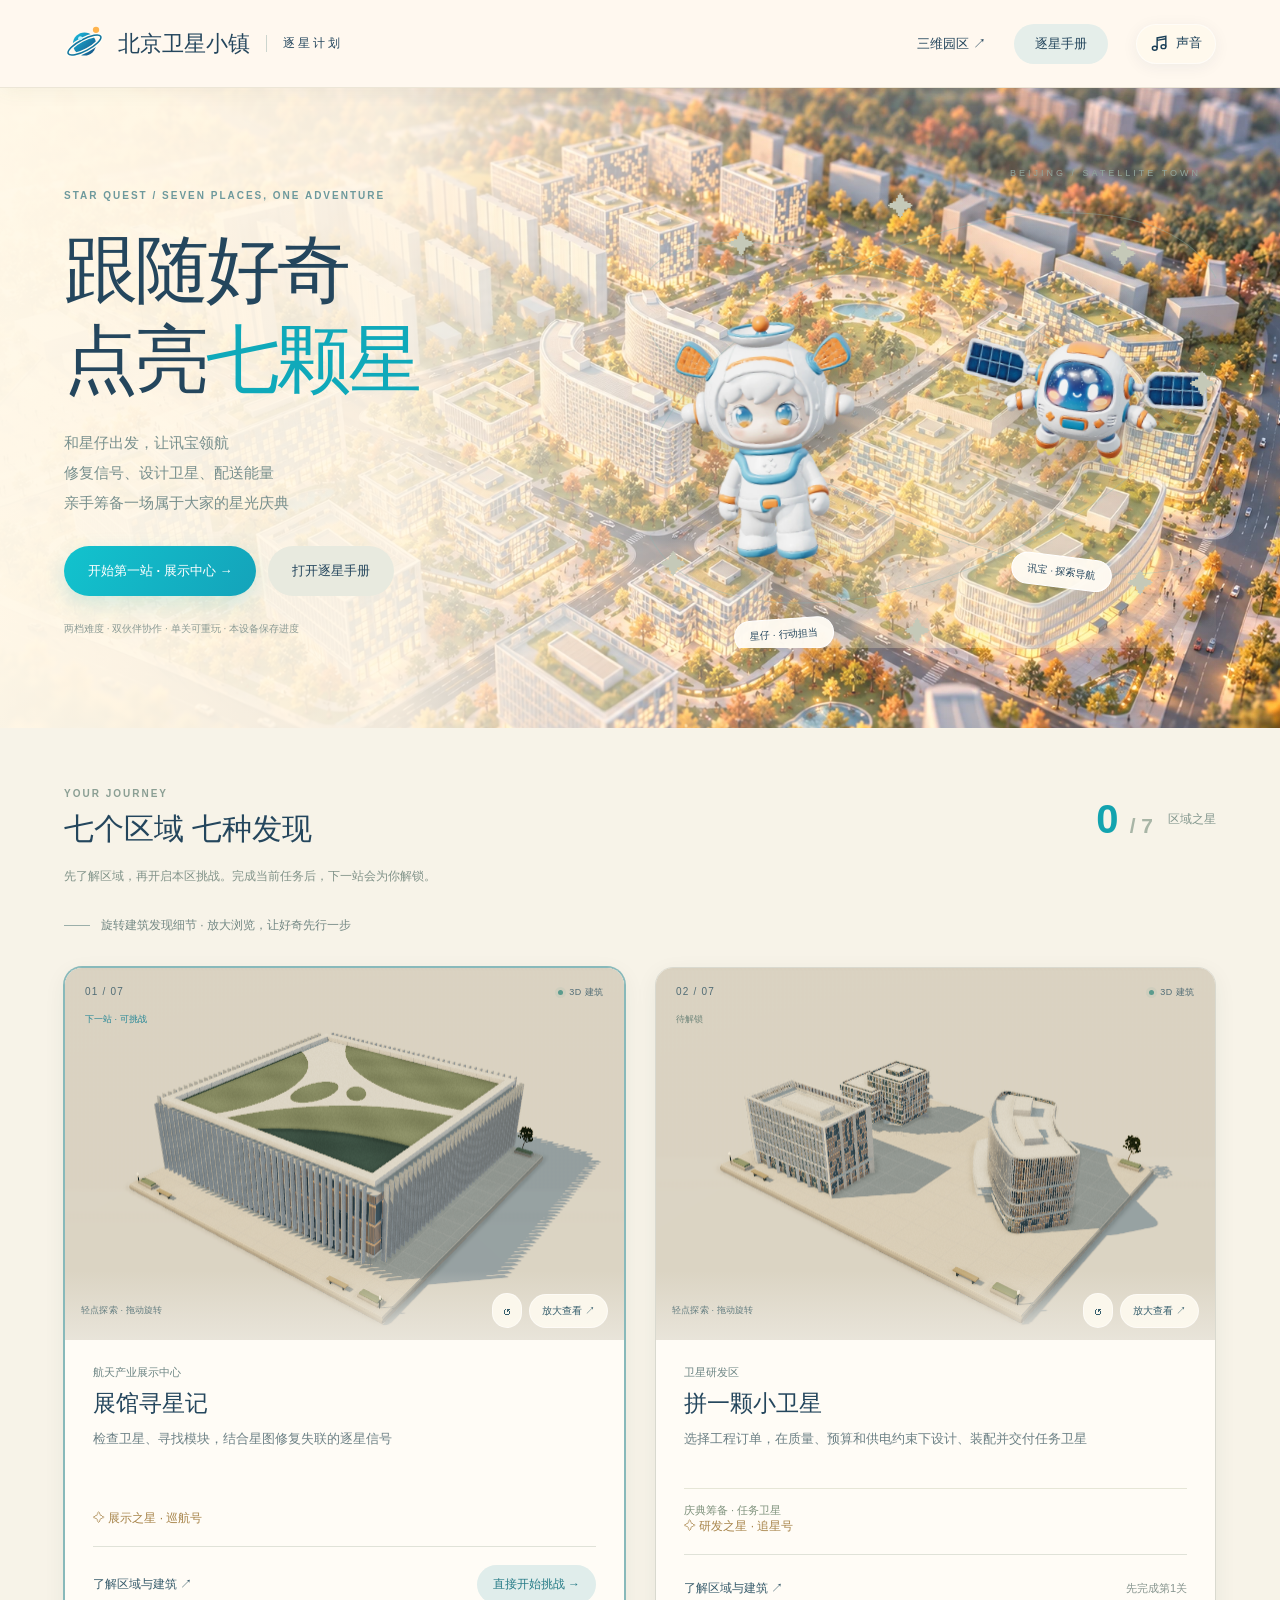
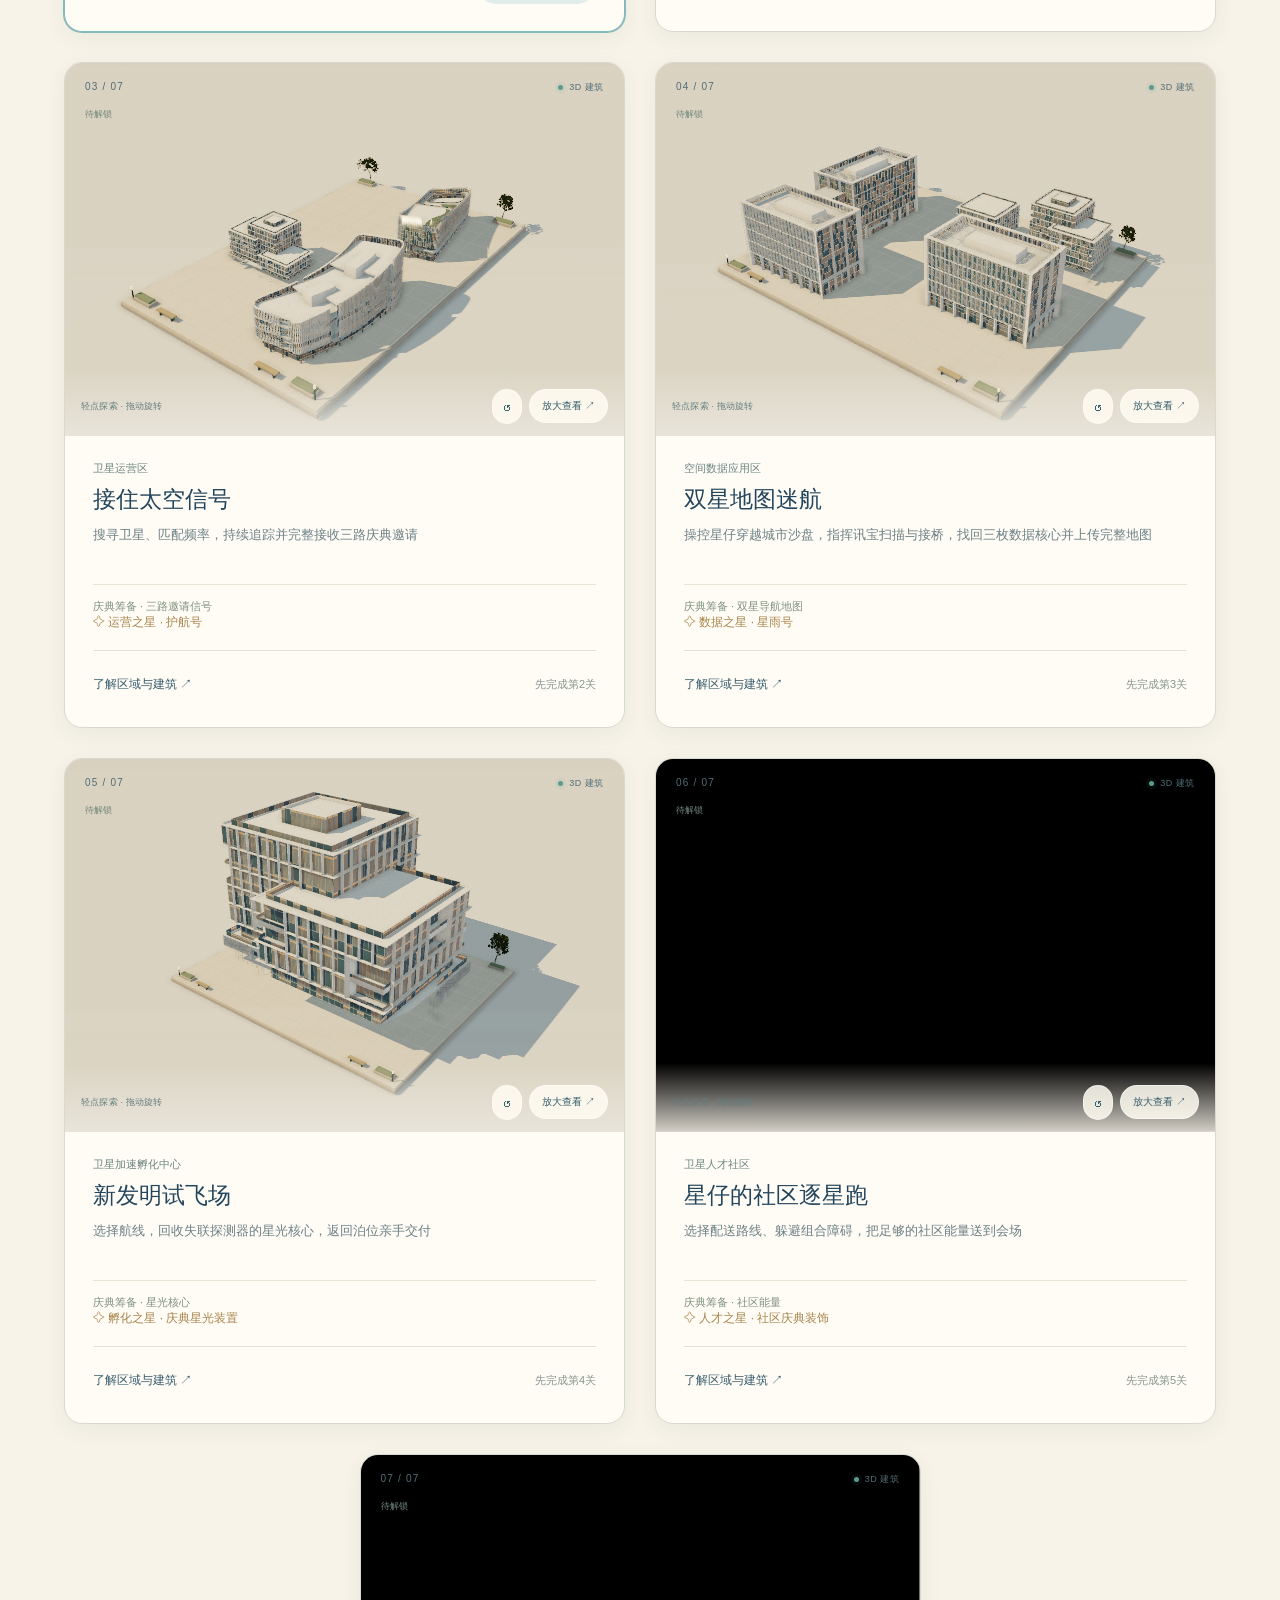
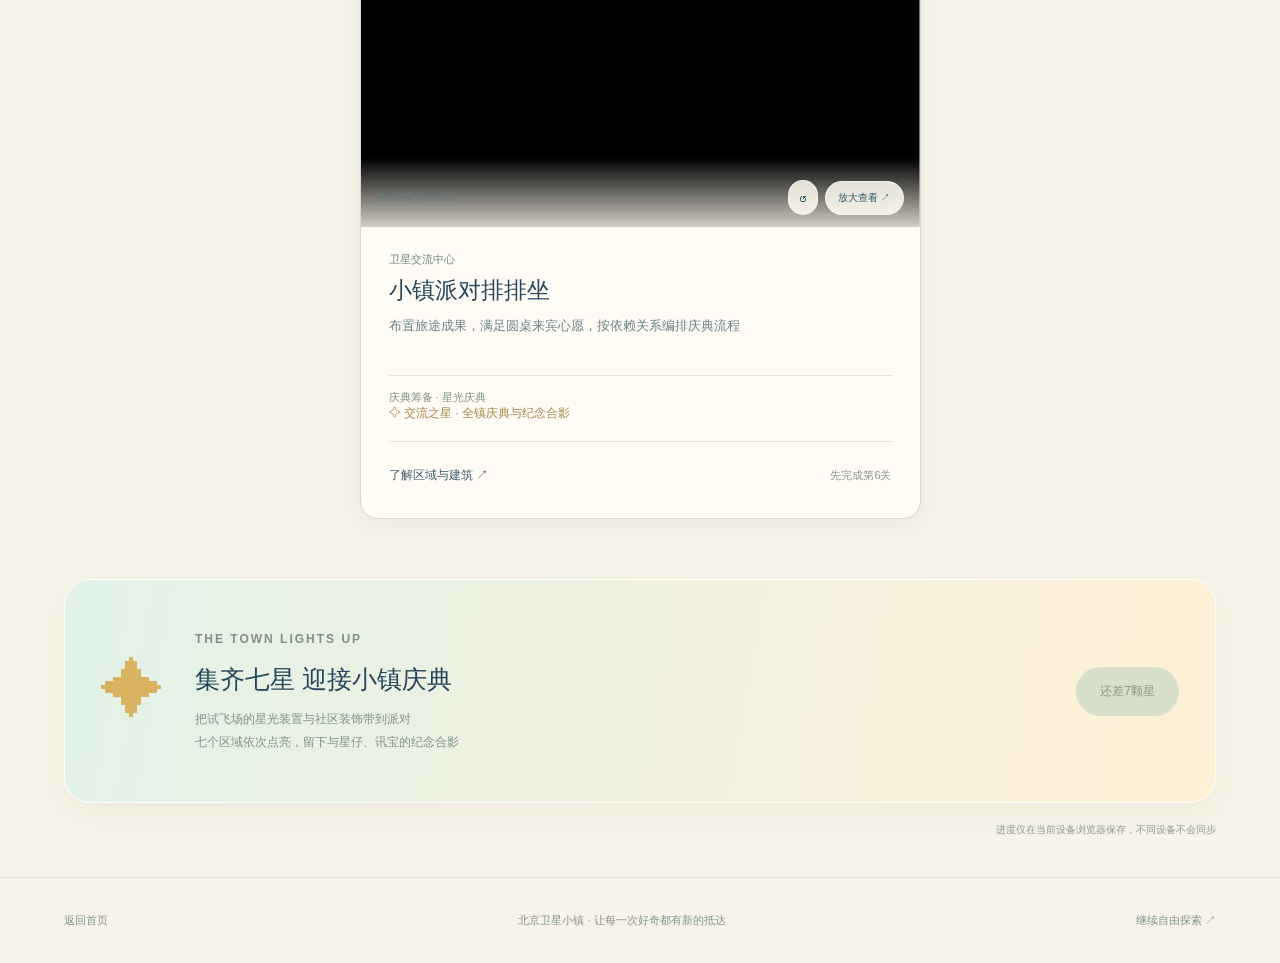
<file: journey.html>
<!doctype html><html lang="zh-CN"><head><meta charset="utf-8"><meta name="viewport" content="width=device-width,initial-scale=1"><meta name="theme-color" content="#f7f3e8"><meta name="description" content="和星仔、讯宝完成北京卫星小镇七大区域挑战，收集主题之星，解锁飞行器和小镇庆典。"><title>逐星计划 · 北京卫星小镇</title><link rel="icon" href="./home-mark.svg"><script type="importmap">{"imports":{"three":"./vendor/three.module.js","three/addons/":"./vendor/addons/"}}</script><link rel="stylesheet" href="./journey.css?art=29a"><link rel="stylesheet" href="./town-audio.css?art=18a"><link rel="stylesheet" href="./architecture-gallery.css?art=33a"><script type="module" src="./performance-diagnostics.js?art=40a"></script>
<link rel="stylesheet" href="./campaign.css?art=40a"></head><body><header class="quest-header"><a class="quest-brand" href="./"><img src="./home-mark.svg" alt="">北京卫星小镇 <span>逐星计划</span></a><nav><a href="./park.html">三维园区 ↗</a><button id="handbook-open">逐星手册</button></nav></header>
<main><section class="quest-hero"><div class="quest-copy"><p class="eyebrow">STAR QUEST / SEVEN PLACES, ONE ADVENTURE</p><h1>跟随好奇<br>点亮<span>七颗星</span></h1><p>和星仔出发，让讯宝领航<br>修复信号、设计卫星、配送能量<br>亲手筹备一场属于大家的星光庆典</p><div class="quest-cta"><a id="continue-quest" class="primary" href="./explore.html?region=exhibition">开始第一站 →</a><button id="show-handbook">打开逐星手册</button></div><small>两档难度 · 双伙伴协作 · 单关可重玩 · 本设备保存进度</small></div><div class="quest-world"><div class="orbit orbit-a"></div><div class="orbit orbit-b"></div><div class="quest-buddy star-buddy"><img src="./assets/characters/xingzai.webp?art=40a" alt="星仔"><span>星仔 · 行动担当</span></div><div class="quest-buddy robot-buddy"><img src="./assets/characters/xunbao.webp?art=40a" alt="讯宝"><span>讯宝 · 探索导航</span></div><div class="quest-stars" id="quest-stars" aria-label="七颗区域之星"></div><span class="world-label">BEIJING / SATELLITE TOWN</span></div></section>
<section class="quest-route"><div class="route-heading"><div><p class="eyebrow">YOUR JOURNEY</p><h2>七个区域 七种发现</h2></div><div id="quest-progress" class="quest-progress"><strong>0 <small>/ 7</small></strong><span>区域之星</span></div></div><p class="route-note">先了解区域，再开启本区挑战。完成当前任务后，下一站会为你解锁。</p><p class="architecture-note">旋转建筑发现细节 · 放大浏览，让好奇先行一步</p><div id="quest-cards" class="quest-cards"></div></section><section class="quest-finale"><span>✦</span><div><p class="eyebrow">THE TOWN LIGHTS UP</p><h2>集齐七星 迎接小镇庆典</h2><p>把试飞场的星光装置与社区装饰带到派对<br>七个区域依次点亮，留下与星仔、讯宝的纪念合影</p></div><a id="finale-link" href="./game.html?mode=finale" aria-disabled="true">还差7颗星</a></section><p id="quest-storage" class="quest-storage"></p></main><footer class="quest-footer"><a href="./">返回首页</a><span>北京卫星小镇 · 让每一次好奇都有新的抵达</span><a href="./park.html">继续自由探索 ↗</a></footer>
<dialog id="handbook"><div class="book-top"><span class="eyebrow">STAR-TOWN / FIELD NOTES</span><button id="handbook-close" aria-label="关闭逐星手册">×</button></div><h2>我的逐星手册</h2><p class="book-note">记录区域故事、获得的星光与飞行器装备</p><div id="campaign-inventory"></div><div id="book-fleet"></div><div id="book-regions"></div><p class="book-source">区域介绍依据《北京卫星小镇介绍PPT（9月更新）》；关卡情节与游戏道具为逐星计划的体验设计。</p></dialog><script type="module" src="./journey.js?art=40a"></script><script type="module" src="./town-audio.js?art=40a"></script></body></html>
</file>
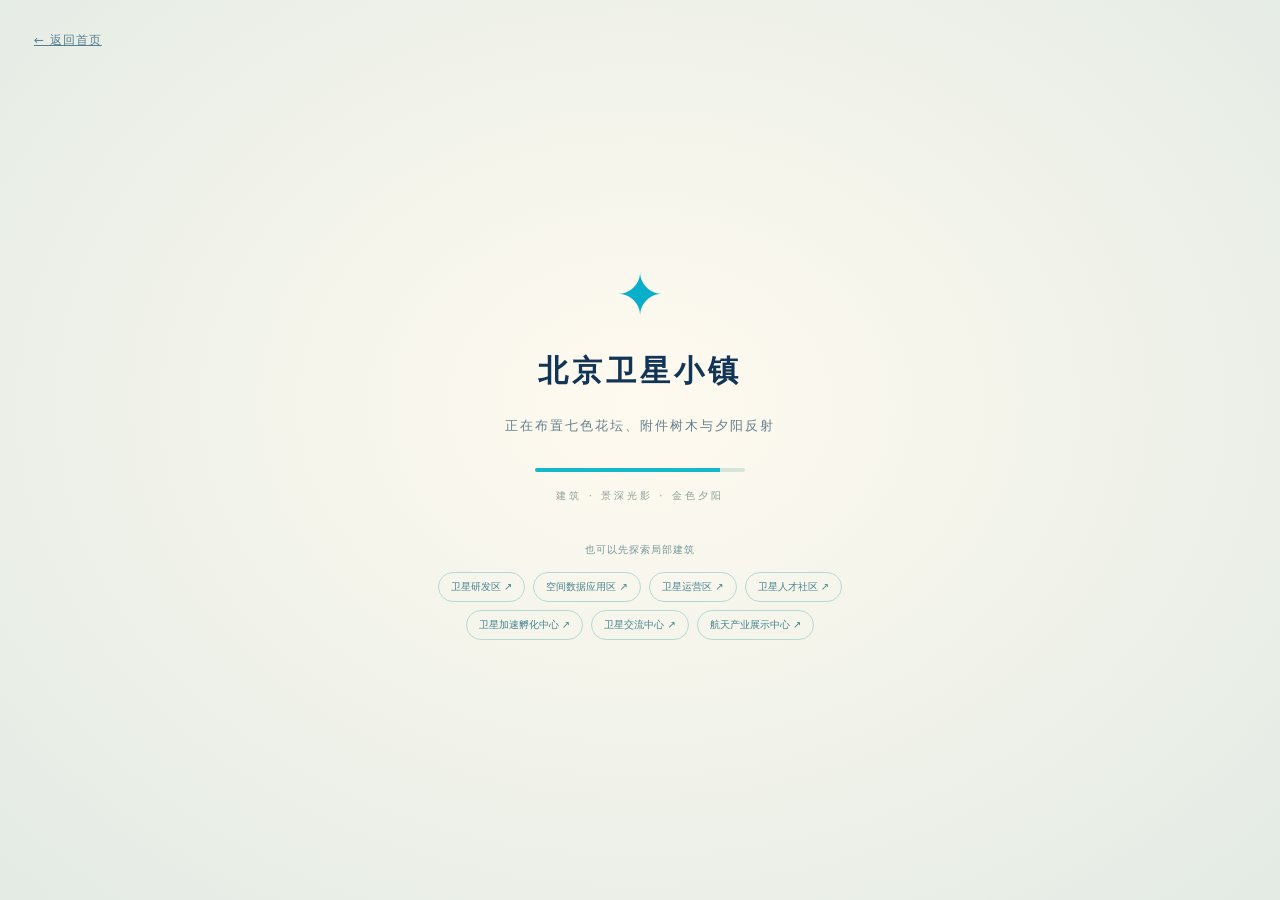
<file: park.html>
<!DOCTYPE html>
<html lang="zh-CN">
<head>
  <meta charset="UTF-8"><meta name="viewport" content="width=device-width,initial-scale=1">
  <meta name="theme-color" content="#f7f3e9">
  <meta name="description" content="北京卫星小镇四区三中心三维探索：园区建筑、区域介绍、局部3D与粒子生长。">
  <title>北京卫星小镇 · 园区建筑</title>
  <link rel="icon" href="data:image/svg+xml,%3Csvg xmlns='http://www.w3.org/2000/svg' viewBox='0 0 64 64'%3E%3Ccircle cx='32' cy='32' r='20' fill='%23132e4e'/%3E%3Cellipse cx='32' cy='32' rx='31' ry='9' transform='rotate(-25 32 32)' fill='none' stroke='%230bb9ce' stroke-width='5'/%3E%3C/svg%3E">
  <link rel="stylesheet" href="./style.css?art=22a">
  <script type="importmap">{"imports":{"three":"./vendor/three.module.js","three/addons/":"./vendor/addons/"}}</script>
<link rel="stylesheet" href="./town-audio.css?art=18a"><link rel="stylesheet" href="./cursor-light.css?art=22a"><script type="module" src="./performance-diagnostics.js?art=40a"></script>
</head>
<body>
  <main id="experience" aria-label="园区三维模型">
    <canvas id="scene" aria-label="鼠标悬停照亮建筑，单击进入区域探索，双击靠近，拖动旋转，滚轮缩放" tabindex="0"></canvas>
    <div class="vignette" aria-hidden="true"></div>
    <div id="cursor-light-pointer" class="hidden" aria-hidden="true"></div>
    <header>
      <button class="brand glass" id="brand-home" aria-label="返回园区总览">
        <svg class="planet" viewBox="0 0 80 80" aria-hidden="true"><defs><linearGradient id="planet-g" x2="1" y2="1"><stop stop-color="#1b93cd"/><stop offset="1" stop-color="#143965"/></linearGradient></defs><circle cx="39" cy="39" r="23" fill="url(#planet-g)"/><ellipse cx="39" cy="40" rx="36" ry="11" transform="rotate(-27 39 40)" fill="none" stroke="#fff" stroke-width="7"/><ellipse cx="39" cy="40" rx="36" ry="11" transform="rotate(-27 39 40)" fill="none" stroke="#16426f" stroke-width="3"/><circle cx="62" cy="12" r="6" fill="#ff971f"/><circle cx="31" cy="27" r="5" fill="#a0e4f6"/></svg>
        <span><strong>北京卫星小镇</strong><small><i></i> 四区三中心 · 三维探索</small></span>
      </button>
      <div class="top-actions"><a class="glass home-return" href="./journey.html">✦ <span>逐星计划</span></a><a class="glass home-return" href="./" aria-label="返回星仔讯宝首页">⌂ <span>首页</span></a><button class="glass regions-button" id="regions-button" aria-expanded="false" aria-controls="region-directory">✦ <span>区域探索</span></button>
        <button class="weather glass" id="light-toggle" title="切换午后 / 黄昏光照"><span class="sun" data-icon="sun"></span><b id="time-label">17:40</b><span class="divider"></span><span id="weather-label">夕阳 · 晴</span></button>
        <button class="round glass" id="settings-button" data-icon="settings" aria-label="画面设置"></button>
      </div>
    </header>
    <div class="scene-label"><span class="label-rule"></span><span id="view-category">SATELLITE TOWN</span><span class="label-dot"></span><span id="view-label">园区总览</span></div>
    <div id="hover-hint" class="glass hidden" aria-hidden="true"></div>
    <div id="landmarks" aria-label="建筑位置标记"></div>
    <aside id="building-card" class="glass hidden" aria-live="polite">
      <button id="close-card" class="plain card-close" data-icon="close" aria-label="关闭建筑信息"></button>
      <span class="eyebrow">REGION EXPLORATION / <span id="building-number">01</span></span>
      <h1 id="building-title">园区会客厅</h1><p id="building-description"></p>
      <div id="building-card-tags"></div><div id="building-card-metrics"></div><button id="visit-building" class="primary">进入粒子建筑探索 <span data-icon="arrow"></span></button><button id="approach-building" class="text-button">在园区中查看近景 <span data-icon="focus"></span></button>
    </aside>
    <aside id="region-directory" class="glass hidden" aria-label="四区三中心探索入口"><div class="panel-heading"><span><strong>四区三中心</strong><small>让建筑成为认识园区的入口</small></span><button id="close-regions" class="plain" data-icon="close" aria-label="关闭区域探索"></button></div><div id="region-entries"></div><p>点击区域，查看粒子建筑与功能介绍</p></aside>
    <aside id="settings" class="glass hidden" aria-label="画面设置">
      <div class="panel-heading"><strong>画面设置</strong><button class="plain" id="close-settings" data-icon="close" aria-label="关闭画面设置"></button></div>
      <label>光照氛围</label><div class="segmented" id="lighting-control"><button data-light="afternoon">暖阳午后</button><button data-light="evening" class="active">金色夕阳</button></div>
      <label>景观色彩</label><div class="segmented" id="season-control"><button data-season="autumn" class="active">秋日金黄</button><button data-season="green">葱郁常绿</button></div>
      <div class="setting-row"><label for="markers-toggle">建筑标记</label><input type="checkbox" id="markers-toggle" role="switch"></div>
      <div class="setting-row"><label for="orbit-toggle">自动环游</label><input type="checkbox" id="orbit-toggle" role="switch"></div>
      <div class="setting-row"><label for="water-motion-toggle">水面波纹</label><input type="checkbox" id="water-motion-toggle" role="switch" checked></div>
      <div class="setting-row"><label for="cursor-light-toggle">鼠标光效</label><input type="checkbox" id="cursor-light-toggle" role="switch" checked></div>
      <div class="setting-row"><label for="interaction-toggle">交互光效</label><input type="checkbox" id="interaction-toggle" role="switch" checked></div>
      <div class="setting-row"><label for="dof-toggle">镜头景深</label><input type="checkbox" id="dof-toggle" role="switch" checked></div>
      <div class="setting-row"><label for="shadow-toggle">柔和阴影</label><input type="checkbox" id="shadow-toggle" role="switch" checked></div>
      <button data-view="garden" class="text-button">花园近景 <span data-icon="focus"></span></button>
      <button data-view="trees" class="text-button">林荫近景 <span data-icon="layers"></span></button>
      <button data-view="foliage" class="text-button">树冠光影 <span data-icon="sun"></span></button>
      <button id="reset-view" class="text-button">恢复园区总览 <span data-icon="reset"></span></button>
    </aside>
    <div class="bottom-left"><span class="live-dot"></span><span id="status-label">原始园区 · 实时三维</span><small>单击探索区域 · 拖动旋转 · 双击靠近</small></div>
    <nav class="view-nav glass" aria-label="建筑视角">
      <button data-view="overview" class="active"><span data-icon="map"></span><b>核心组团</b></button>
      <button data-view="offices"><span data-icon="building"></span><b>卫星研发</b></button>
      <button data-view="hotel"><span data-icon="building"></span><b>人才社区</b></button>
      <button data-view="apartments"><span data-icon="layers"></span><b>数据应用</b></button>
      <button data-view="courtyard"><span data-icon="focus"></span><b>光影特写</b></button>
      <button data-view="water"><span data-icon="water"></span><b>水系近景</b></button>
      <span class="nav-divider"></span><button id="screenshot-button" aria-label="保存当前画面"><span data-icon="camera"></span><b>保存画面</b></button>
    </nav>
    <div id="minimap" class="glass"><div class="map-north">N <span>▲</span></div><canvas id="map-canvas" width="400" height="400" aria-label="园区鸟瞰图，点击跳转位置"></canvas><div class="map-buttons"><button id="zoom-in" aria-label="放大" data-icon="plus"></button><button id="zoom-out" aria-label="缩小" data-icon="minus"></button></div><span class="map-title">园区鸟瞰</span></div>
    <div id="toast" role="status" class="glass hidden"></div>
    <div id="loading"><a href="./" class="loading-home">← 返回首页</a><div class="load-planet">✦</div><h2>北京卫星小镇</h2><p id="loading-text">正在载入园区建筑</p><div class="load-bar"><i id="loading-progress"></i></div><small>建筑 · 景深光影 · 金色夕阳</small><button class="primary hidden" id="retry-button">重新载入</button><div class="loading-explore"><b>也可以先探索局部建筑</b><div id="loading-regions"></div></div></div>
  </main>
  <script type="module" src="./app.js?art=40a"></script>
<script type="module" src="./town-audio.js?art=40a"></script></body>
</html>
</file>
<file: journey.css>
@import url('./mission-shared.css?art=16a');
.quest-header{height:88px;display:flex;align-items:center;justify-content:space-between;padding:0 5vw;background:#fffaf0;border-bottom:1px solid #ece6d7}.quest-brand{display:flex;align-items:center;gap:12px;font-size:22px;font-weight:800}.quest-brand img{width:42px}.quest-brand span{font-size:12px;font-weight:500;border-left:1px solid #ccd5ce;margin-left:4px;padding-left:16px;letter-spacing:3px}.quest-header nav{display:flex;align-items:center;gap:28px;font-size:13px}.quest-header button{background:#e5eeea;padding:11px 21px;border-radius:28px}main{max-width:1450px;margin:auto;padding:0 5vw}.quest-hero{min-height:560px;display:grid;grid-template-columns:1fr 1fr;align-items:center;gap:20px;padding:55px 0}.quest-copy .eyebrow{color:#6d999c}.quest-copy h1{font-size:clamp(48px,5.8vw,80px);line-height:1.2;letter-spacing:-3px;margin:24px 0}.quest-copy h1 span{color:#0fa9ba}.quest-copy>p:not(.eyebrow){color:#78908e;font-size:15px;line-height:2}.quest-cta{display:flex;gap:12px;margin:28px 0 22px}.quest-cta>*{padding:16px 24px;border-radius:30px;font-size:13px;font-weight:700;background:#e8eadf}.quest-copy>small{color:#8b9b95;font-size:10px}.quest-world{position:relative;height:480px;background:radial-gradient(ellipse at 55% 65%,#c6e4da99,transparent 65%);isolation:isolate}.quest-buddy{position:absolute;text-align:center;z-index:2}.quest-buddy img{width:100%;height:100%;object-fit:contain;filter:drop-shadow(0 22px 12px #546f4f20)}.star-buddy{height:355px;width:240px;left:0;bottom:38px;transform:rotate(-4deg)}.robot-buddy{height:260px;width:295px;right:-12px;bottom:100px;transform:rotate(7deg)}.quest-buddy span{display:inline-block;background:#fffaf0dd;border:1px solid white;padding:8px 15px;border-radius:20px;font-size:10px;transform:rotate(0deg);margin-top:5px}.orbit{position:absolute;border:1px solid #89b8b355;border-radius:50%;z-index:0;inset:16% -5%;transform:rotate(-24deg)}.orbit-b{inset:26% -6%;transform:rotate(24deg)}.quest-stars{position:absolute;inset:0;z-index:3;pointer-events:none}.quest-stars span{position:absolute;font-size:26px;color:#c5c9b8;filter:drop-shadow(0 3px 8px #716e3a16)}.quest-stars span.on{color:#e5b754;text-shadow:0 0 20px #f9db89}.quest-stars span:nth-child(1){top:13%;left:14%}.quest-stars span:nth-child(2){top:5%;left:42%}.quest-stars span:nth-child(3){top:15%;right:14%}.quest-stars span:nth-child(4){top:42%;right:0}.quest-stars span:nth-child(5){bottom:10%;right:11%}.quest-stars span:nth-child(6){bottom:0;left:45%}.quest-stars span:nth-child(7){bottom:14%;left:2%}.world-label{position:absolute;top:0;right:15px;font-size:9px;letter-spacing:3px;color:#91a59c}.quest-route{padding:30px 0 60px;border-top:1px solid #e2dfcf}.route-heading{display:flex;justify-content:space-between;align-items:center}.route-heading .eyebrow{color:#8b9f94}.route-heading h2{font-size:30px;margin:10px 0}.quest-progress{display:flex;gap:15px;align-items:center}.quest-progress strong{font-size:40px;color:#13a3af;font-weight:600}.quest-progress small{font-size:21px;color:#a8b5a6}.quest-progress>span{font-size:12px;color:#83978e}.route-note{font-size:12px;color:#819389;margin:8px 0 30px}.quest-cards{display:grid;grid-template-columns:repeat(3,1fr);gap:20px}.quest-card{border:1px solid #e3dfcf;background:#fffaf0;border-radius:22px;overflow:hidden;transition:transform .2s,box-shadow .2s}.quest-card.ready{box-shadow:0 0 0 2px #27b1be44}.quest-card:hover{transform:translateY(-4px);box-shadow:0 12px 28px #44624713}.quest-image{height:auto;aspect-ratio:3/2;position:relative;overflow:hidden;background:#e7ebde}.quest-image img{display:block;width:100%;height:100%;object-fit:cover}.quest-index{position:absolute;top:12px;left:14px;background:#fffcf0dd;border-radius:20px;font-size:10px;padding:7px 10px}.quest-status{position:absolute;bottom:12px;right:12px;font-size:10px;padding:7px 12px;background:#fffcf1e8;border-radius:20px}.quest-card.ready .quest-status{background:#1ca8ba;color:#fff}.quest-card.done .quest-status{background:#cfe9db;color:#427a68}.quest-card-body{padding:22px}.quest-card-body>small{color:#859b8f;font-size:10px}.quest-card h3{font-size:20px;margin:9px 0}.quest-card p{font-size:12px;line-height:1.8;color:#81928b;min-height:44px}.quest-reward{font-size:11px;color:#b18b49;margin:18px 0}.quest-links{display:flex;gap:8px;align-items:center;justify-content:space-between}.quest-links a{font-size:11px;padding:10px 13px;border-radius:20px;background:#edeedf}.quest-links .game-link{background:#dceeed;color:#168d9f}.quest-card:last-child{grid-column:2}.quest-finale{background:#e9eddf;border:1px solid #dfe4d2;border-radius:26px;padding:36px;display:flex;gap:30px;align-items:center;margin-bottom:20px}.quest-finale>span{font-size:64px;color:#d9b35f}.quest-finale h2{font-size:25px;margin:10px 0}.quest-finale p{font-size:12px;color:#7d9285;line-height:1.9}.quest-finale a{margin-left:auto;background:#d8dfca;padding:16px 24px;border-radius:30px;white-space:nowrap;font-size:12px}.quest-finale a[aria-disabled=true]{pointer-events:none;color:#899978}.quest-finale a[aria-disabled=false]{background:#1ba8b8;color:white}.quest-storage{font-size:10px;color:#8d9c8a;text-align:right}.quest-footer{padding:35px 5vw;margin-top:40px;border-top:1px solid #e5dfcd;display:flex;align-items:center;justify-content:space-between;font-size:11px;color:#819485}dialog{width:min(830px,94vw);max-height:88vh;border:1px solid white;background:#fcf8ed;color:#24465d;border-radius:28px;padding:32px}dialog::backdrop{background:#20425388;backdrop-filter:blur(6px)}.book-top{display:flex;justify-content:space-between;align-items:center}.book-top button{font-size:26px;background:transparent}.book-top .eyebrow{color:#92a493}.book-note{font-size:12px;color:#86968a}.fleet-cards{display:grid;grid-template-columns:1fr 1fr;gap:12px;margin-bottom:26px}.fleet-item{padding:18px;border:1px solid #dedfcf;border-radius:16px;background:#edf1e4}.fleet-item.locked{opacity:.5;background:#f0ecdf}.fleet-item small{display:block;color:#809581;font-size:11px;margin-top:7px}.book-region{padding:20px 0;border-top:1px solid #e1e2d3;display:grid;grid-template-columns:100px 1fr;gap:20px}.book-region img{width:100px;height:auto;aspect-ratio:3/2;object-fit:cover;align-self:start;border-radius:12px}.book-region h3{font-size:16px;margin:0 0 8px}.book-region p{font-size:12px;line-height:1.8;color:#7c9284;margin:0 0 9px}.book-region a{color:#1795a7;font-size:11px}.book-source{font-size:10px;color:#9aab99;line-height:1.8}
@media(max-width:1000px){.quest-world{height:420px}.star-buddy{width:200px;height:320px}.robot-buddy{width:235px;height:240px;right:-18px}.quest-hero{min-height:500px}.quest-cards{gap:14px}.quest-card-body{padding:18px}.quest-links a{padding:9px;font-size:10px}.quest-header nav{gap:15px}}
@media(max-width:700px){.quest-header{padding:0 20px;height:72px}.quest-brand{font-size:16px;gap:8px}.quest-brand img{width:31px}.quest-brand span{display:none}.quest-header nav{font-size:10px;gap:12px}.quest-header button{padding:10px 12px}main{padding:0 22px}.quest-hero{display:flex;flex-direction:column;padding:32px 0 20px;gap:0;align-items:stretch}.quest-copy h1{font-size:52px;letter-spacing:-2px;margin:18px 0}.quest-copy>p:not(.eyebrow){font-size:13px}.quest-cta{gap:8px;margin:24px 0 16px}.quest-cta>*{font-size:11px;padding:13px 18px}.quest-copy .eyebrow{font-size:8px;letter-spacing:1px}.quest-world{height:320px;max-width:440px;width:100%;align-self:center;margin-top:30px}.star-buddy{width:170px;height:260px;left:10px;bottom:20px}.robot-buddy{width:215px;height:210px;bottom:65px;right:0}.quest-buddy span{font-size:8px;padding:6px 10px}.world-label{font-size:7px}.quest-stars span{font-size:20px}.route-heading h2{font-size:23px}.quest-progress strong{font-size:30px}.quest-progress>span{display:none}.route-note{font-size:11px;line-height:1.9}.quest-cards{grid-template-columns:1fr 1fr;gap:12px}.quest-card:last-child{grid-column:1/-1;max-width:calc(50% - 6px);width:100%;justify-self:center}.quest-card{border-radius:18px}.quest-card-body{padding:14px}.quest-card-body>small{font-size:9px}.quest-card h3{font-size:16px;line-height:1.4;min-height:44px}.quest-card p{font-size:10px;min-height:54px}.quest-links{flex-direction:column;align-items:stretch;text-align:center}.quest-reward{font-size:9px;min-height:25px;margin:10px 0}.quest-status{font-size:8px;padding:5px 8px;bottom:8px;right:8px}.quest-index{font-size:8px;top:8px;left:8px;padding:5px 7px}.quest-finale{padding:24px;gap:15px;flex-wrap:wrap}.quest-finale>span{font-size:42px}.quest-finale>div{flex:1;min-width:180px}.quest-finale h2{font-size:20px}.quest-finale p{font-size:10px}.quest-finale a{margin:0 0 0 auto;font-size:11px;padding:13px 20px}.quest-footer{padding:25px 22px;font-size:10px;gap:16px;flex-wrap:wrap}.quest-footer span{order:3;width:100%;font-size:9px}.quest-footer a:last-child{margin-left:auto}.fleet-item{padding:12px;font-size:12px}.fleet-item small{font-size:10px}.book-region{grid-template-columns:70px 1fr;gap:12px}.book-region img{width:70px}.book-region h3{font-size:14px}.book-region p{font-size:11px}dialog{padding:24px}}
@media(prefers-reduced-motion:reduce){.quest-card{transition:none}}
.quest-world{overflow:hidden}body{overflow-x:hidden}@media(max-width:700px){.star-buddy{bottom:35px}}

/* v17: golden-hour park identity */
.quest-hero{position:relative;isolation:isolate;min-height:640px}.quest-hero:before{content:'';position:absolute;z-index:-2;inset:0 -5.6vw;background:linear-gradient(90deg,#fff8e9fa 0%,#fff7e8e8 31%,#fff5e637 65%,#fff4dd18),url('./assets/home/hero-sunset.webp') center/cover}.quest-world{background:radial-gradient(ellipse at 55% 70%,#fff1cb9c,transparent 68%)}.quest-buddy img{filter:drop-shadow(0 18px 12px #5b533b48)}.quest-buddy span{background:#fffbf3f5;border:1px solid #fff;box-shadow:0 6px 20px #515e391c}.quest-header{background:#fff9f0e8;backdrop-filter:blur(18px);position:relative;z-index:3;box-shadow:0 2px 20px #5d634011}.quest-route{border:0;padding-top:50px}.quest-card{border-radius:26px;box-shadow:0 8px 26px #5d63400f;background:linear-gradient(140deg,#fffdf7,#fcf3e3);border-color:#fffcf6}.quest-card.ready{box-shadow:0 0 0 2px #2fb4c369,0 10px 28px #52acb21f}.quest-finale{background:linear-gradient(100deg,#e2f2e8,#fff0d6);border-color:#fff;box-shadow:0 10px 32px #5d63400f}.quest-cta .primary{background:linear-gradient(120deg,#12c3ce,#14a3ba);box-shadow:0 8px 22px #18afbc2e}@media(max-width:700px){.quest-hero{min-height:0}.quest-hero:before{background:linear-gradient(180deg,#fff8e9f5 10%,#fff8e9d9 45%,#fff6e653 75%,#f7f3e8),url('./assets/home/hero-sunset.webp') 57% center/cover}.quest-route{padding-top:32px}}
</file>
<file: town-audio.css>
.town-audio-trigger{display:inline-flex!important;align-items:center;justify-content:center;gap:7px;flex-shrink:0;min-width:44px;min-height:40px;padding:8px 13px!important;border:1px solid #fff9!important;border-radius:22px!important;background:#fff9ed!important;box-shadow:0 3px 16px #122d4910;color:#183e57!important;font-family:inherit;font-size:13px;font-weight:600;line-height:1.3;cursor:pointer;white-space:nowrap}.town-audio-trigger svg{width:19px;height:19px}.town-audio-trigger[data-playing=true]{color:#008fa6!important}.town-audio-trigger:focus-visible,#town-audio-panel :focus-visible{outline:3px solid #0fb6c4;outline-offset:3px}.town-audio-floating{position:fixed;right:18px;top:86px;z-index:120}
#town-audio-panel{position:fixed;z-index:2000;right:22px;top:87px;width:min(326px,calc(100vw - 28px));max-height:calc(100dvh - 108px);overflow:auto;box-sizing:border-box;padding:24px;border:1px solid #fff;border-radius:26px;background:linear-gradient(145deg,#fffdf6f7,#f8f1e7f7);box-shadow:0 20px 70px #17394a30,0 2px 8px #fff9 inset;backdrop-filter:blur(22px);color:#183e57;font:14px/1.5 -apple-system,BlinkMacSystemFont,"PingFang SC",sans-serif;letter-spacing:0}#town-audio-panel[hidden]{display:none!important}#town-audio-panel *{box-sizing:border-box}#town-audio-panel button{appearance:none;cursor:pointer;font:inherit;letter-spacing:0;text-transform:none}#town-audio-panel .town-audio-heading{display:flex;justify-content:space-between;align-items:start;gap:12px}#town-audio-panel small{font-size:9px;letter-spacing:1.5px;color:#7c95a2}#town-audio-panel h2{font-size:21px;line-height:1.35;margin:5px 0 20px;font-weight:750;color:#173e59}#town-audio-panel .town-audio-close{border:0;background:#e9e7dd;padding:0;width:28px;height:28px;min-width:28px;border-radius:50%;font-size:22px;line-height:28px;color:#64808d}#town-audio-panel .town-audio-track{display:flex;align-items:center;gap:12px}#town-audio-panel .town-audio-disc{display:grid;place-items:center;width:47px;height:47px;flex-shrink:0;border-radius:50%;background:linear-gradient(135deg,#73d8db,#04a2b8);border:4px solid #c7eff0;color:white;box-shadow:0 4px 14px #009cb429}#town-audio-panel svg{width:23px;height:23px}#town-audio-panel strong{font-size:17px}#town-audio-panel .town-audio-track span{display:block;color:#7e939d;font-size:11px;margin-top:3px}#town-audio-panel .town-audio-status{font-size:12px;color:#048c9c;margin:12px 0 22px;min-height:18px}#town-audio-panel .town-audio-control{margin:0 0 20px}#town-audio-panel .town-audio-control>div{display:flex;align-items:center;justify-content:space-between;gap:14px;margin:10px 0}#town-audio-panel label{font-weight:650}#town-audio-panel [role=switch]{border:0;border-radius:20px;min-width:47px;padding:4px 12px;background:#dce3df;color:#667a7e;font-size:12px}#town-audio-panel [aria-checked=true]{background:#10aabc;color:white}#town-audio-panel input[type=range]{width:100%;height:18px;accent-color:#0ba8ba;cursor:pointer;margin:0;padding:0;box-shadow:none;border:0}#town-audio-panel output{font-size:11px;color:#6b8793;min-width:32px;text-align:right}#town-audio-panel .town-audio-actions{display:flex;gap:8px}#town-audio-panel .town-audio-actions button{border:1px solid #b7d8d6;background:#edf5ef;color:#238390;padding:9px 11px;border-radius:11px;font-size:12px;flex:1}#town-audio-panel [hidden]{display:none!important}#town-audio-panel .town-audio-note{font-size:10px;color:#85979b;margin:17px 0 0;text-align:center}
@media(max-width:700px){.town-audio-trigger{width:38px;min-width:38px;min-height:36px;padding:7px!important}.town-audio-trigger span{display:none}#town-audio-panel{right:14px;top:75px;max-height:calc(100dvh - 90px);padding:22px}.explore-header{gap:8px}.explore-header .town-audio-trigger{order:4}.quest-header nav{gap:6px}}
</file>
<file: architecture-gallery.css>
/* An architectural gallery: generous space, quiet materials, real depth. */
.region-grid,.quest-cards{grid-template-columns:repeat(2,minmax(0,1fr));gap:30px}
.region-card[hidden]{display:none}
.region-card,.quest-card{display:flex;flex-direction:column;min-width:0;border:1px solid #d9d9cf;border-radius:18px;background:#fffcf6;box-shadow:0 6px 22px #273d4510;overflow:hidden;transition:border-color .25s,box-shadow .25s,transform .25s}
.region-card:hover,.quest-card:hover{transform:translateY(-3px);border-color:#a7b8b1;box-shadow:0 15px 35px #243d4514}
.region-grid[data-filter="all"] .region-card:last-child,.quest-card:last-child{grid-column:1/-1;max-width:calc(50% - 15px);width:100%;justify-self:center}
.region-card-body,.quest-card-body{padding:25px 28px 27px;display:flex;flex-direction:column;flex:1}
.region-card-body h3{font-size:21px;letter-spacing:.02em;margin:12px 0 8px}
.region-card-body>small{font-size:9px;letter-spacing:.17em;color:#779091}
.region-card-body>p,.quest-card-body>p{font-size:13px;line-height:1.85;color:#6c8085;min-height:0;margin:8px 0 22px}
.region-enter{font-size:12px;margin-top:auto;padding-top:19px;border-top:1px solid #e0e2d8;display:flex;justify-content:space-between;color:#2b7582;font-weight:600}
.region-enter b{font-size:21px;line-height:1}
.region-enter:hover{color:#122f43}
.quest-card h3{font-size:23px;margin:8px 0 0;min-height:0}
.quest-card-body>small{font-size:11px;color:#6d8584}
.quest-reward{font-size:12px;margin:auto 0 19px;color:#a7844a}
.quest-links{border-top:1px solid #e0e2d8;padding-top:18px;gap:16px;flex-direction:row;align-items:center}
.quest-links>a{background:none;border-radius:0;padding:7px 0;font-size:12px;color:#375b6b}
.quest-links>a.game-link{background:#e0edeb;color:#287c88;border-radius:30px;padding:11px 16px}
.quest-links>small{font-size:11px;color:#87958f}
.quest-card.ready{border-color:#88b9ba;box-shadow:0 0 0 1px #88b9ba,0 6px 22px #273d4510}
.architecture-view{position:relative;aspect-ratio:3/2;min-height:220px;isolation:isolate;background:radial-gradient(ellipse at 36% 18%,#faf3e6,#eae6dc 70%);overflow:hidden;flex:none}
.architecture-view canvas{display:block;width:100%;height:100%;position:absolute;inset:0;cursor:grab;outline:none;transition:opacity .7s;opacity:0}
.architecture-view[data-state="ready"] canvas{opacity:1}
.architecture-view canvas:active{cursor:grabbing}
.architecture-view canvas:focus-visible{outline:2px solid #2b9aa6;outline-offset:-4px}
.architecture-label{position:absolute;left:20px;top:18px;right:20px;display:flex;justify-content:space-between;gap:16px;pointer-events:none;font-size:10px;letter-spacing:.12em;color:#526d76}
.architecture-label>span:first-child{font-variant-numeric:tabular-nums}
.architecture-live{display:flex;align-items:center;gap:6px;letter-spacing:.06em;font-size:9px}
.architecture-live i{width:5px;height:5px;border-radius:50%;background:#8d9c93}
[data-state="ready"] .architecture-live i{background:#5b9b8d;box-shadow:0 0 0 3px #5b9b8d15}
.architecture-tools{position:absolute;bottom:0;left:0;right:0;display:flex;align-items:center;justify-content:space-between;gap:5px;padding:22px 16px 12px;background:linear-gradient(transparent,#eae6dce6);pointer-events:none;font-size:9px;letter-spacing:.02em;color:#637d80}
.architecture-tools>div{display:flex;align-items:center;gap:7px}
.architecture-tools button{pointer-events:auto;background:#fffcf1d9;border:1px solid #fff8;border-radius:24px;padding:9px 12px;color:#355e6d;font-family:inherit;font-size:10px;cursor:pointer;transition:background .2s,box-shadow .2s}
.architecture-tools button:hover{background:#fffaf0;box-shadow:0 3px 12px #314d471a}
.architecture-tools [data-architecture-reset]{font-size:16px;padding:5px 10px;line-height:23px}
.architecture-status{position:absolute;left:20px;top:45px;font-size:9px;color:#71877c;pointer-events:none}
.architecture-status.ready{color:#268797}.architecture-status.done{color:#448575}
.architecture-loading{position:absolute;inset:0;display:flex;align-items:center;justify-content:center;flex-direction:column;gap:14px;font-size:11px;color:#728680;pointer-events:none;transition:opacity .25s}
.architecture-spinner{height:28px;width:28px;border:1px solid #a7b5ad55;border-top-color:#5e898a;border-radius:50%;animation:architecture-spin 1.1s linear infinite}
.architecture-loading button{pointer-events:auto;border:1px solid #a1b3ab;border-radius:20px;background:#fefaf1;padding:9px 20px;color:#496977;cursor:pointer;font:inherit}
.architecture-view[data-state="ready"] .architecture-loading{opacity:0;visibility:hidden}
.architecture-view[data-state="error"] .architecture-spinner{display:none}
.architecture-view[data-state="error"] .architecture-tools>span{visibility:hidden}
.architecture-view [hidden]{display:none!important}
@keyframes architecture-spin{to{transform:rotate(360deg)}}
.architecture-note{display:flex;align-items:center;gap:11px;color:#748985;font-size:12px;line-height:1.8;margin:0 0 30px}
.architecture-note:before{content:'';width:26px;height:1px;background:#9bafaa;flex:none}
.architecture-modal-open{overflow:hidden}
dialog.architecture-dialog{width:min(1180px,94vw);max-width:none;max-height:94dvh;padding:0;border:1px solid #fff8;background:#f3efe5;color:#173b50;border-radius:18px;overflow:auto;box-shadow:0 40px 100px #0c293a55}
.architecture-dialog::backdrop{background:#142d3ec4;backdrop-filter:blur(9px)}
.architecture-dialog>header{padding:24px 30px;display:flex;justify-content:space-between;align-items:center;border-bottom:1px solid #d6d8cf}
.architecture-dialog>header small{font-size:9px;letter-spacing:.2em;color:#7c9293}
.architecture-dialog h2{font-size:25px;margin:8px 0 0;letter-spacing:.03em}
.architecture-dialog [data-viewer-close]{background:#e6e7dd;color:#49666c;border:0;border-radius:50%;width:38px;height:38px;cursor:pointer;font-size:24px}
.architecture-modal-stage .architecture-view{aspect-ratio:auto;height:min(62dvh,650px);min-height:290px}
.architecture-modal-stage .architecture-tools{display:none}
.architecture-modal-stage .architecture-label{font-size:10px;top:16px;left:30px;right:30px}
.architecture-dialog>footer{display:flex;align-items:center;justify-content:space-between;gap:16px;padding:18px 26px 9px;flex-wrap:wrap}
.architecture-camera,.architecture-light{display:flex;gap:4px;align-items:center}
.architecture-dialog>footer button{padding:10px 12px;background:transparent;color:#6e8486;font:inherit;font-size:11px;border:1px solid transparent;border-radius:24px;cursor:pointer}
.architecture-dialog>footer button[aria-pressed="true"]{background:#e1e9e2;color:#254e5e;border-color:#c6d5cb}
.architecture-dialog>footer button:hover{background:#e8e9de}
.architecture-story{color:#f8faf3;background:#264e60;border-radius:28px;padding:13px 22px;font-size:12px;text-decoration:none}
.architecture-modal-hint{font-size:10px;color:#86948d;text-align:center;margin:10px 0 21px;letter-spacing:.04em}
.book-region{grid-template-columns:1fr}
.book-region .book-architecture-link{display:inline-flex;align-items:center;gap:8px;font-size:12px;color:#1f7e90}
@media(min-width:1600px){.region-grid,.quest-cards{gap:36px}.region-grid[data-filter="all"] .region-card:last-child,.quest-card:last-child{max-width:calc(50% - 18px)}}
@media(max-width:1000px){.region-grid,.quest-cards{gap:20px}.region-card-body,.quest-card-body{padding:22px}.architecture-tools>span{font-size:8px}.architecture-label{left:14px;right:14px}.architecture-status{left:14px}.region-card-body h3{font-size:18px}.quest-card h3{font-size:21px}}
@media(max-width:650px){.region-grid,.quest-cards{grid-template-columns:1fr;gap:23px}.region-grid[data-filter="all"] .region-card:last-child,.quest-card:last-child{grid-column:auto;max-width:none}.architecture-view{min-height:220px}.region-card-body,.quest-card-body{padding:22px}.region-card-body h3{font-size:20px}.region-card-body>p,.quest-card-body>p{font-size:12px;min-height:0}.quest-card h3{font-size:23px}.quest-reward{min-height:0;margin:2px 0 18px}.quest-links{flex-direction:row}.quest-links a{font-size:11px}.architecture-note{font-size:11px}.architecture-tools>span{font-size:9px}.architecture-dialog>header{padding:19px 20px}.architecture-dialog>header small{font-size:7px;letter-spacing:.12em}.architecture-dialog h2{font-size:22px}.architecture-dialog>footer{gap:12px;justify-content:center;padding:15px 12px 6px}.architecture-camera{gap:0}.architecture-dialog>footer button{padding:9px 10px}.architecture-modal-stage .architecture-view{height:48dvh;min-height:300px}.architecture-modal-hint{font-size:9px}.architecture-story{padding:12px 18px;font-size:11px}}
@media(prefers-reduced-motion:reduce){.architecture-view canvas,.region-card,.quest-card{transition:none}.architecture-spinner{animation:none}}
/* An architectural reading room: one subject, three anchored details. */
.architecture-viewer-body{display:grid;grid-template-columns:minmax(0,1fr) 280px}
.architecture-detail{padding:40px 28px;background:#f9f6ee;border-left:1px solid #d6d8cf;display:flex;flex-direction:column;justify-content:center;min-width:0}
.tour-eyebrow{font-size:8px;letter-spacing:.17em;color:#8c9a92}.architecture-detail h3,.discovery-note h3{font-size:24px;line-height:1.5;font-weight:650;margin:18px 0;color:#204859}
.tour-copy{color:#6e8187;font-size:12px;line-height:2;margin:0 0 25px}.tour-options{display:flex;gap:7px;flex-wrap:wrap}.tour-options button{border:1px solid #cfd8d1;border-radius:7px;background:transparent;color:#687f83;padding:9px 10px;font-family:inherit;cursor:pointer;font-size:11px}.tour-options i{font-size:8px;font-style:normal;margin-right:5px;color:#9aa79e}.tour-options button[aria-pressed="true"]{background:#e1eeea;border-color:#87b5ae;color:#257d80}.tour-options button.visited i{color:#25918c}.tour-count{font-size:10px;color:#8b9a93;margin:22px 0 12px}.tour-count b{color:#3d827e;font-weight:500}.tour-overview{font:inherit;font-size:11px;color:#5d8086;padding:7px 0;text-align:left;border:0;background:none;cursor:pointer}
.tour-hotspots{position:absolute;inset:0;pointer-events:none;z-index:3}.tour-pin{position:absolute;transform:translate(-50%,-50%);pointer-events:auto;border:1px solid #fff8;padding:4px 11px 4px 4px;border-radius:24px;background:#fffaf0e8;color:#365e68;box-shadow:0 3px 18px #16354524;display:flex;align-items:center;gap:7px;font:inherit;cursor:pointer;backdrop-filter:blur(9px)}.tour-pin span{width:25px;height:25px;display:grid;place-items:center;border-radius:50%;background:#dcece5;font-size:10px;color:#287c80}.tour-pin small{font-size:10px}.tour-pin:hover,.tour-pin.active{border-color:#73aead;background:#fffdf5}.tour-pin.active span{background:#2e8b93;color:white}.tour-pin[hidden]{display:none}.architecture-modal-stage .architecture-view{height:min(60dvh,650px)}
@media(max-width:800px){.architecture-viewer-body{grid-template-columns:1fr}.architecture-detail{padding:19px 23px;border-left:0;border-top:1px solid #d6d8cf;display:block}.architecture-detail h3{font-size:18px;margin:8px 0}.tour-copy{font-size:11px;line-height:1.8;margin-bottom:12px}.tour-count{display:inline-block;margin:12px 15px 0 0}.tour-overview{display:inline}.architecture-modal-stage .architecture-view{height:43dvh;min-height:260px}.architecture-dialog>header{padding:15px 23px}.architecture-dialog>footer{padding-top:12px}.architecture-dialog h2{font-size:20px}.tour-pin small{font-size:9px}}
@view-transition{navigation:auto}
::view-transition-old(root){animation:gallery-out .2s ease both}::view-transition-new(root){animation:gallery-in .4s ease both}
@keyframes gallery-out{to{opacity:0;transform:scale(.99)}}@keyframes gallery-in{from{opacity:0;transform:translateY(8px)}}
@media(prefers-reduced-motion:reduce){::view-transition-old(root),::view-transition-new(root){animation:none}}
</file>
<file: campaign.css>
/* Shared campaign UI: calm architectural palette, direct controls, visible consequences. */
.campaign-brief{border:1px solid #cddbd2;background:#eaf0e5;border-radius:16px;padding:15px 18px;margin:16px 0}.campaign-brief small{display:block;color:#7d8c73;font-size:10px;letter-spacing:1px}.campaign-brief strong{display:block;color:#214759;font-size:18px;margin:7px 0}.campaign-brief p{margin:0;font-size:12px!important}.difficulty-picker{margin:16px 0}.difficulty-picker small{display:block;font-size:10px;color:#6c8587;margin-top:7px;line-height:1.6}.campaign-orders,.campaign-adjust{display:flex;flex-wrap:wrap;gap:6px;margin:10px 0}.campaign-orders button,.campaign-adjust button{flex:1;min-height:42px;padding:8px;border:1px solid #d1dbd2;border-radius:11px;background:#fffdf5;color:#355969;font-size:11px}.campaign-field{display:block;font-size:12px;font-weight:700;color:#385a62;margin:15px 0}.campaign-field output{float:right;color:#238b96}.campaign-field select{display:block;width:100%;margin-top:7px;padding:10px 7px;border:1px solid #cbd7cc;border-radius:9px;background:#fffdf5;color:#365767;font-size:11px;min-height:44px}.campaign-field input[type=range]{width:100%;margin:10px 0 0;min-height:30px;accent-color:#328c95;cursor:pointer}.campaign-metrics{display:grid;grid-template-columns:1fr 1fr;gap:7px;margin:12px 0}.campaign-metrics>span{border:1px solid #d6ded1;background:#edf0e4;border-radius:10px;padding:9px 10px;font-size:10px;color:#67817b}.campaign-metrics b{display:block;font-size:14px;color:#315964;margin-top:4px;font-variant-numeric:tabular-nums}.campaign-note{background:#e8eee5!important;border-left:2px solid #a89c77;border-radius:0 10px 10px 0;padding:11px 12px;font-size:11px!important;color:#58766f!important;line-height:1.8}.campaign-meter{height:7px;background:#dce3da;border-radius:10px;overflow:hidden;margin:14px 0}.campaign-meter i{display:block;height:100%;width:0;background:#3298a1;transition:width .1s linear}.campaign-cooperation{display:grid;grid-template-columns:1fr 1fr;gap:7px;flex-basis:100%;margin:8px 0 0}.guide-panel .campaign-cooperation button{margin:0;display:flex;align-items:center;gap:7px;background:#f7f6eb;border:1px solid #d6ddcf;padding:8px;border-radius:13px;text-align:left;min-height:50px}.guide-panel .campaign-cooperation img{width:30px;height:34px}.guide-panel .campaign-cooperation span{font-size:10px;color:#365c63;line-height:1.5}.campaign-cooperation small{display:block;color:#8b937d;font-size:9px}.campaign-game .guide-panel{width:350px}.campaign-game .mission-console .mission-location{display:none}.campaign-game button[aria-pressed=true]{border-color:#4ca1a6;background:#dfefea;color:#22636d}.campaign-game button:disabled{opacity:.5;cursor:default}.campaign-game button:focus-visible,.campaign-game select:focus-visible,.campaign-game input:focus-visible{outline:3px solid #20a8b7;outline-offset:3px}.campaign-game [hidden]{display:none!important}.survey-grid{display:grid;grid-template-columns:repeat(3,1fr);gap:6px;margin:12px 0}.survey-grid button{min-height:40px;background:#fffdf4;border:1px solid #cdd9cf;border-radius:8px;color:#36616b}.campaign-steps{display:flex;justify-content:space-between;gap:8px;font-size:10px;color:#94a298;padding:12px 0;border-bottom:1px solid #dbe0d5}.campaign-steps .current{color:#287f88;font-weight:700}.campaign-rules{padding-left:18px;color:#6d817b;line-height:1.8;font-size:12px}.campaign-rules .met{color:#2e8775}.campaign-rules .unmet{color:#a67538}.campaign-program{color:#42696f;font-size:12px;line-height:1.9;background:#e8eee5;padding:12px 12px 12px 32px;border-radius:12px}.campaign-inventory{display:grid;grid-template-columns:repeat(2,1fr);gap:10px;margin-bottom:25px}.campaign-inventory>div{border:1px solid #dbe0d1;border-radius:13px;padding:15px;color:#7d9186}.campaign-inventory .earned{background:#eaf2e5;color:#32665e}.campaign-inventory strong{display:block;font-size:14px}.campaign-inventory small,.campaign-inventory b{display:block;font-size:11px;line-height:1.8;margin-top:8px}.campaign-card-note{color:#7f927d;font-size:11px;border-top:1px solid #e6e6d7;padding-top:14px;margin-top:15px}.campaign-game #flight-interact{touch-action:none;user-select:none;-webkit-user-select:none;font-size:13px}.campaign-game #flight-ability{margin-top:10px;width:100%}.campaign-game .control-grid{grid-template-columns:1fr 1fr}.campaign-game .control-grid button{min-height:44px}.campaign-game #control-dock>small{font-size:10px;color:#86968b;line-height:1.8}
@media(min-width:761px){.campaign-game .mission-console{max-height:calc(100dvh - 140px)!important}.campaign-game .game-info{width:235px}.campaign-game .game-info .live-progress{font-size:11px}.campaign-game[data-mission=talent] .mission-console{bottom:106px;max-height:calc(100dvh - 210px)!important}.campaign-game .guide-panel>div:not(.campaign-cooperation){min-width:180px}}
@media(max-width:760px){.campaign-brief{padding:12px}.campaign-brief strong{font-size:16px}.campaign-game #playfield{height:62dvh!important;min-height:300px}.campaign-game .mission-console{position:fixed;bottom:9px;top:auto!important;left:9px;right:9px;width:auto!important;padding:12px 15px;max-height:36dvh!important}.campaign-game .guide-panel{display:flex!important;position:fixed!important;left:12px!important;right:12px!important;top:109px!important;bottom:auto!important;width:auto!important;padding:7px 9px!important;min-height:0!important;border-radius:15px!important;gap:0!important}.campaign-game .guide-panel>img,.campaign-game .guide-panel>div:not(.campaign-cooperation),.campaign-game .guide-panel>#hint-button{display:none!important}.campaign-cooperation{margin:0;gap:6px}.guide-panel .campaign-cooperation button{padding:5px 8px;min-height:40px}.guide-panel .campaign-cooperation img{height:25px;width:24px}.guide-panel .campaign-cooperation span{font-size:10px}.campaign-game .game-info{top:166px!important;left:12px!important;width:200px!important;padding:9px 12px!important}.campaign-game .game-info h1{font-size:15px!important}.campaign-game .game-info .eyebrow{display:none}.campaign-game #action-feedback{top:225px!important;font-size:11px;max-width:92%}.campaign-game .game-nav{display:none!important}.campaign-game .chapter-tip{font-size:10px!important}.campaign-field{margin:10px 0}.campaign-inventory{grid-template-columns:1fr}.campaign-game .mission-console .control-grid{grid-template-columns:1fr 1fr}.campaign-game .control-grid button{font-size:11px}.campaign-game .control-grid small{font-size:10px}.campaign-game .touch-controls button{min-height:44px}.campaign-game .survey-grid{grid-template-columns:repeat(3,1fr)}#gesture-panel{left:auto!important;right:10px!important;bottom:calc(36dvh + 20px)!important;width:120px!important}#gesture-panel video{height:65px!important}}
@media(prefers-reduced-motion:reduce){.campaign-meter i{transition:none}}
/* Reset inherited floating guide-button/avatar rules inside the cooperation bar. */
.campaign-game .guide-panel{display:grid;grid-template-columns:45px 1fr;gap:8px;padding:12px 14px;max-width:360px}.campaign-game .guide-panel>img{position:static;width:43px;height:50px;filter:none}.campaign-game .guide-panel>div:not(.campaign-cooperation){min-width:0}.campaign-cooperation{grid-column:1/-1;width:100%;margin:2px 0 0}.guide-panel .campaign-cooperation button{position:static;inset:auto;color:#365c63}.guide-panel .campaign-cooperation img{position:static;inset:auto;filter:none;flex:none}.campaign-game .guide-panel>div:not(.campaign-cooperation) p{margin-bottom:0}
@media(max-width:760px){.campaign-game .guide-panel{grid-template-columns:1fr}.campaign-cooperation{margin:0}.guide-panel .campaign-cooperation button{position:static!important}.guide-panel .campaign-cooperation img{position:static!important}}
.campaign-game[data-mission=operations] #control-dock>p:first-of-type{display:none}.campaign-game[data-mission=operations] .chapter-channels{margin:10px 0}.campaign-game[data-mission=operations] .chapter-channels span{padding:6px}.campaign-game[data-mission=operations] .campaign-field{margin:10px 0}.campaign-game[data-mission=operations] .campaign-field input{margin-top:3px}.campaign-game[data-mission=operations] .signal-button{font-size:13px;padding:12px;min-height:44px}
/* Keep direction, signal strength and the held receive control together on phones. */
@media(max-width:760px){
 .campaign-game[data-mission=operations] .mission-console{max-height:43dvh!important}
 .campaign-game[data-mission=operations] #control-dock>.chapter-eyebrow,.campaign-game[data-mission=operations] #control-dock>h3,.campaign-game[data-mission=operations] .chapter-channels,.campaign-game[data-mission=operations] .campaign-adjust,.campaign-game[data-mission=operations] .chapter-tip{display:none}
 .campaign-game[data-mission=operations] .campaign-field{margin:3px 0;font-size:11px}
 .campaign-game[data-mission=operations] .campaign-field input{min-height:26px;margin:0}
 .campaign-game[data-mission=operations] .campaign-metrics{margin:5px 0;gap:6px}
 .campaign-game[data-mission=operations] .campaign-metrics>span{padding:5px 8px}
 .campaign-game[data-mission=operations] .campaign-metrics b{display:inline;margin-left:9px;font-size:12px}
 .campaign-game[data-mission=operations] #scan-result{font-size:10px!important;line-height:1.5;padding:6px 8px;margin:6px 0}
 .campaign-game[data-mission=operations] #signal-status{font-size:11px;margin:5px 0;line-height:1.4}
 .campaign-game[data-mission=operations] .campaign-meter{margin:6px 0}
}
</file>
<file: style.css>
@font-face{font-family:system-local;src:local("PingFang SC")}
:root{--ink:#123456;--muted:#648098;--cyan:#0cb4ca;--orange:#ff942f;--cream:#fffaf0;--shadow:0 8px 32px #1c384326}
*{box-sizing:border-box}html,body{margin:0;width:100%;height:100%;overflow:hidden}body{font-family:system-local,"PingFang SC","Microsoft YaHei",system-ui,sans-serif;color:var(--ink);background:#bdc6b0}button{font:inherit;color:inherit;cursor:pointer;border:0;background:transparent;-webkit-tap-highlight-color:transparent}button:focus-visible,input:focus-visible,canvas:focus-visible{outline:3px solid #00b7dc;outline-offset:5px}button:disabled{cursor:wait}button svg{width:24px;height:24px;display:block;stroke:currentColor;fill:none;stroke-width:1.8;stroke-linecap:round;stroke-linejoin:round}.glass{background:linear-gradient(135deg,#fffdf3f5,#fff9edf0);box-shadow:var(--shadow);border:1px solid #ffffffe0;backdrop-filter:blur(18px);-webkit-backdrop-filter:blur(18px)}.hidden{display:none!important}#experience,#scene{width:100%;height:100%;display:block;position:absolute;inset:0}#scene{outline:none;touch-action:none}.vignette{position:absolute;inset:0;pointer-events:none;background:radial-gradient(ellipse at 52% 42%,transparent 45%,#123a5512 100%)}header{position:absolute;top:22px;left:26px;right:26px;display:flex;align-items:start;justify-content:space-between;pointer-events:none;z-index:4}header button{pointer-events:auto}.brand{border-radius:32px;display:flex;align-items:center;text-align:left;padding:9px 26px 10px 12px;gap:12px;transition:transform .25s}.brand:hover{transform:translateY(-2px)}.brand .planet{width:65px;height:65px}.brand strong{display:block;font-size:27px;letter-spacing:1.5px;font-weight:850;line-height:1.35}.brand small{font-size:13px;font-weight:650;letter-spacing:2px;display:flex;align-items:center;margin-top:5px;color:#53768a}.brand i{width:6px;height:6px;background:var(--cyan);border-radius:50%;margin-right:5px}.top-actions{display:flex;gap:12px;align-items:center}.weather{display:flex;gap:12px;align-items:center;padding:12px 20px;border-radius:28px;font-size:15px;font-weight:650;height:50px}.sun svg{width:27px;height:27px;color:#f38c26}.divider{height:18px;width:1px;background:#d8d6ce;margin:0 2px}.weather b{font-size:18px;font-weight:750}.round{width:50px;height:50px;border-radius:50%;display:grid;place-items:center}.round:hover{background:#fff}.scene-label{position:absolute;top:126px;left:38px;display:flex;gap:9px;align-items:center;text-shadow:0 2px 8px #0005;color:white;font-size:12px;letter-spacing:2.3px;font-weight:650}.label-rule{width:24px;height:2px;background:#fff8}.label-dot{width:3px;height:3px;border-radius:50%;background:white}.view-nav{position:absolute;bottom:24px;left:50%;transform:translateX(-50%);border-radius:29px;padding:7px 9px;display:flex;align-items:center;gap:7px;z-index:4}.view-nav button{width:88px;height:73px;border-radius:22px;display:flex;flex-direction:column;align-items:center;justify-content:center;gap:6px;white-space:nowrap;transition:background .2s,color .2s,transform .2s}.view-nav button:hover{background:#eaf1ed;transform:translateY(-2px)}.view-nav button.active{background:linear-gradient(135deg,#c7f5f4,#e4f8f3);color:#07a5bc}.view-nav svg{width:28px;height:28px;stroke-width:1.9}.view-nav b{font-size:13px;letter-spacing:.5px;font-weight:650}.nav-divider{width:1px;height:33px;background:#e3dfd3;margin:0 5px}.bottom-left{position:absolute;bottom:35px;left:32px;color:white;text-shadow:0 1px 8px #163b5480;font-size:13px;font-weight:600;letter-spacing:1px}.bottom-left small{display:block;font-size:11px;margin-top:8px;font-weight:400;opacity:.85;letter-spacing:.5px}.live-dot{display:inline-block;width:7px;height:7px;background:#69f5dc;border-radius:50%;margin-right:7px;box-shadow:0 0 9px #0acfb2}#minimap{position:absolute;bottom:24px;right:26px;border-radius:30px;width:188px;height:188px;overflow:hidden;border-width:4px;background:#edf0d7}#map-canvas{width:100%;height:100%;cursor:crosshair;display:block}.map-north{position:absolute;left:15px;top:10px;font-size:15px;font-weight:900;z-index:1;color:#fff;text-shadow:0 1px 4px #193c5777;display:flex;flex-direction:column;text-align:center;line-height:1.1}.map-north span{font-size:15px;color:#ff982e;filter:drop-shadow(0 0 1px white)}.map-buttons{position:absolute;right:9px;bottom:33px;display:flex;flex-direction:column;gap:4px}.map-buttons button{width:32px;height:32px;background:#fffdf5ee;border-radius:50%;display:grid;place-items:center;box-shadow:0 2px 6px #13355a1a}.map-buttons svg{width:18px;height:18px;stroke-width:2.5}.map-title{position:absolute;bottom:8px;left:12px;right:12px;text-align:center;font-size:10px;letter-spacing:2px;font-weight:750;color:#fff;text-shadow:0 1px 5px #163857}#settings{position:absolute;top:87px;right:26px;width:280px;border-radius:24px;padding:22px;z-index:8}.panel-heading{display:flex;align-items:center;justify-content:space-between;margin-bottom:20px;font-size:18px}.plain{display:grid;place-items:center;width:30px;height:30px;color:#688398}.plain svg{width:18px;height:18px}#settings>label{display:block;font-size:12px;color:var(--muted);font-weight:650;margin:18px 0 9px}.segmented{display:flex;background:#e8ebe3;border-radius:12px;padding:4px;gap:4px}.segmented button{flex:1;border-radius:9px;padding:9px 5px;font-size:12px;font-weight:650}.segmented .active{background:#fffdfa;box-shadow:0 2px 6px #1234560d;color:#079db3}.setting-row{display:flex;align-items:center;justify-content:space-between;margin-top:20px;font-size:13px}.setting-row input{appearance:none;width:36px;height:21px;border-radius:11px;background:#cdd3ce;position:relative;cursor:pointer;transition:background .2s}.setting-row input:after{content:"";position:absolute;left:3px;top:3px;width:15px;height:15px;background:#fff;border-radius:50%;box-shadow:0 1px 3px #0002;transition:transform .2s}.setting-row input:checked{background:var(--cyan)}.setting-row input:checked:after{transform:translateX(15px)}.text-button{font-size:12px;color:#188eaa;display:flex;justify-content:space-between;align-items:center;margin-top:24px;width:100%;border-top:1px solid #dfdfd4;padding:16px 0 0}.text-button svg{width:18px;height:18px}#building-card{position:absolute;top:130px;right:26px;width:295px;border-radius:27px;padding:27px;z-index:5}.card-close{position:absolute;right:16px;top:14px}.eyebrow{font-size:10px;letter-spacing:2px;color:#db8e38;font-weight:750}#building-card h1{font-size:24px;letter-spacing:1px;margin:22px 0 10px}#building-card p{color:#6c8495;font-size:14px;line-height:1.9;margin:0}.card-line{height:1px;background:#e2e2d8;margin:23px 0}.primary{display:flex;align-items:center;justify-content:space-between;width:100%;background:linear-gradient(125deg,#11bed0,#09a9c5);border-radius:16px;color:white;box-shadow:0 6px 18px #09aac72b;padding:15px 18px;font-size:14px;font-weight:700}.primary:hover{background:#08a2bb}.primary svg{width:18px;height:18px}#landmarks{position:absolute;inset:0;pointer-events:none}.landmark{position:absolute;pointer-events:auto;transform:translate(-50%,-100%);display:flex;align-items:center;flex-direction:column;filter:drop-shadow(0 4px 5px #25474a33);transition:opacity .25s;will-change:left,top}.landmark:after{content:"";border-left:8px solid transparent;border-right:8px solid transparent;border-top:10px solid #fb9c29;margin-top:-2px}.landmark .pin-number{background:#ff9827;border:3px solid white;color:white;width:35px;height:35px;display:grid;place-items:center;border-radius:50%;font-size:17px;font-weight:750}.landmark .pin-name{color:#fff;font-size:11px;letter-spacing:1px;position:absolute;top:52px;white-space:nowrap;text-shadow:0 2px 5px #123456;opacity:0;transition:opacity .2s}.landmark:hover .pin-name{opacity:1}.landmark:hover .pin-number,.landmark.selected .pin-number{background:var(--cyan);transform:scale(1.08)}.landmark.selected:after{border-top-color:var(--cyan)}#toast{position:absolute;bottom:129px;left:50%;transform:translateX(-50%);padding:12px 20px;border-radius:20px;font-size:13px;z-index:10;white-space:nowrap}#loading{position:absolute;inset:0;z-index:30;background:radial-gradient(ellipse at 50% 45%,#fffaf0,#e3ebe4);display:flex;flex-direction:column;align-items:center;justify-content:center;transition:opacity .65s}.load-planet{font-size:58px;color:#08aeca;animation:float 3s ease-in-out infinite}#loading h2{font-size:30px;letter-spacing:4px;margin:22px 0 12px}#loading p{font-size:13px;color:#65808a;letter-spacing:2px}.load-bar{width:210px;height:4px;border-radius:3px;background:#d8e3da;margin:20px 0 17px;overflow:hidden}.load-bar i{display:block;background:#14b9c9;height:100%;width:4%;transition:width .25s}#loading small{font-size:10px;color:#8ba099;letter-spacing:3px}#retry-button{width:180px;margin-top:25px;justify-content:center}@keyframes float{50%{transform:translateY(-8px) rotate(15deg)}}
@media(min-width:1600px){header{top:30px;left:35px;right:35px}.brand strong{font-size:30px}.brand{padding-right:30px}.scene-label{top:138px;left:48px}.view-nav{bottom:32px}.view-nav button{width:98px;height:78px}.view-nav b{font-size:14px}#minimap{width:218px;height:218px;bottom:32px;right:35px}.bottom-left{bottom:47px;left:40px}}
@media(max-width:1000px){.brand strong{font-size:23px}.brand .planet{width:55px;height:55px}.brand{gap:8px;padding-right:18px}.weather{padding:12px 16px;font-size:13px;gap:8px}.bottom-left{bottom:122px;left:26px}.bottom-left small{display:none}#minimap{width:154px;height:154px;right:20px}.view-nav{left:20px;transform:none}.view-nav button{width:72px;height:67px}.view-nav b{font-size:11px}.view-nav svg{width:26px;height:26px}}
@media(max-width:650px){header{top:14px;left:14px;right:14px}.brand{border-radius:23px;padding:8px 14px 8px 6px;gap:5px}.brand .planet{width:43px;height:43px}.brand strong{font-size:18px;letter-spacing:.5px}.brand small{font-size:9px;letter-spacing:1px;margin-top:3px}.top-actions{gap:7px}.round{width:38px;height:38px;margin-top:3px}.round svg{width:20px;height:20px}.weather{height:38px;padding:9px;border-radius:19px;margin-top:3px;gap:6px}.weather b{font-size:13px}.sun svg{width:20px;height:20px}.weather .divider,#weather-label{display:none}.scene-label{left:23px;top:92px;font-size:9px;letter-spacing:1.5px}#minimap{width:122px;height:122px;right:14px;bottom:106px;border-radius:23px}.map-north{font-size:12px;left:10px;top:8px}.map-title{font-size:9px;bottom:6px}.map-buttons{right:5px;bottom:23px}.map-buttons button{width:25px;height:25px}.map-buttons svg{width:15px;height:15px}.view-nav{bottom:18px;left:14px;right:14px;border-radius:24px;justify-content:space-around;padding:5px;gap:0}.view-nav button{width:18%;height:63px;border-radius:18px}.view-nav b{font-size:10px;letter-spacing:0}.view-nav svg{width:24px;height:24px}.nav-divider{height:25px;margin:0;width:1px}.bottom-left{left:20px;bottom:116px;font-size:10px;max-width:calc(100% - 165px);line-height:1.8;letter-spacing:0}#settings{top:65px;right:14px;width:265px;padding:20px}#building-card{top:112px;right:14px;width:255px;padding:23px}#building-card h1{font-size:20px}#building-card p{font-size:12px}#toast{bottom:96px;font-size:11px;max-width:92%;white-space:normal;text-align:center}.landmark .pin-number{width:29px;height:29px;font-size:13px;border-width:2px}}

#hover-hint{position:absolute;z-index:3;pointer-events:none;padding:9px 13px;border-radius:14px;font-size:11px;font-weight:650;white-space:nowrap;box-shadow:0 4px 20px #13b8cf24;border-color:#b1edf0;color:#16687b}#hover-hint:before{content:"";display:inline-block;width:5px;height:5px;margin-right:7px;vertical-align:middle;background:#11bdd4;border-radius:50%;box-shadow:0 0 7px #00d8ec}#settings{max-height:calc(100dvh - 190px);overflow-y:auto;scrollbar-width:thin;scrollbar-color:#cadbd5 transparent}@media(max-width:650px){#settings{max-height:calc(100dvh - 170px)}#hover-hint{display:none}}


.regions-button{height:50px;border-radius:25px;padding:0 19px;font-size:13px;letter-spacing:1px;white-space:nowrap}.regions-button:hover{background:#dcf5ef}#region-directory{position:absolute;top:91px;right:26px;width:358px;border-radius:25px;padding:22px;z-index:9;max-height:calc(100dvh - 130px);overflow:auto}#region-directory .panel-heading{margin-bottom:12px}#region-directory .panel-heading small{font-size:10px;color:#7c969c;display:block;margin-top:6px;font-weight:400}#region-entries a{display:flex;align-items:center;gap:14px;padding:14px 4px;border-bottom:1px solid #e0e5d9;text-decoration:none;color:inherit;transition:background .2s}#region-entries a:hover{background:#e9f4ef;border-radius:12px}#region-entries .region-index{font-size:19px;font-weight:750;width:30px;filter:brightness(.8)}#region-entries b{font-size:13px;display:block}#region-entries small{font-size:9px;color:#829ca2;display:block;margin-top:6px}#region-entries .region-arrow{margin-left:auto;color:#3992a1}#region-directory>p{font-size:9px;color:#859a9e;letter-spacing:1px;margin:16px 0 0}#building-card{max-height:calc(100dvh - 230px);overflow:auto}#building-card h1{font-size:23px}#building-card-tags{display:flex;flex-wrap:wrap;gap:5px;margin:15px 0}#building-card-tags span{font-size:9px;padding:5px 8px;border:1px solid #dce9de;color:#668891;border-radius:20px}#building-card-metrics{display:grid;grid-template-columns:1fr 1fr;gap:10px;border-top:1px solid #e2e5d5;padding-top:15px;margin:16px 0}#building-card-metrics b{font-size:15px;display:block;color:#287985}#building-card-metrics small{font-size:8px;color:#83989c;display:block;margin-top:5px}#approach-building{margin-top:15px;font-size:10px;padding-top:12px}.loading-explore{margin-top:35px;max-width:560px;padding:0 20px;text-align:center}.loading-explore>b{font-size:10px;color:#749698;font-weight:500;letter-spacing:1px}#loading-regions{display:flex;flex-wrap:wrap;justify-content:center;gap:8px;margin-top:15px}#loading-regions a{font-size:10px;color:#46828e;border:1px solid #b4d9d4;border-radius:16px;padding:7px 12px;text-decoration:none}#loading-regions a:hover{background:#dff4ef}@media(max-width:650px){.regions-button{height:38px;font-size:11px;padding:0 12px;margin-top:3px}.weather{display:none}#region-directory{top:74px;right:14px;left:14px;width:auto;padding:20px;max-height:calc(100dvh - 100px)}#region-entries a{padding:14px 4px}#building-card{max-height:calc(100dvh - 230px)}.loading-explore{margin-top:28px;max-width:350px}#loading-regions a{font-size:9px;padding:7px 10px}}

.home-return{pointer-events:auto;display:flex;align-items:center;justify-content:center;gap:7px;align-self:stretch;border-radius:25px;padding:0 18px;font-size:12px;color:#153e59;white-space:nowrap}@media(max-width:700px){.home-return{padding:0 12px;font-size:17px}.home-return span{display:none}}

.loading-home{pointer-events:auto;position:absolute;left:26px;top:24px;color:#567f91;font-size:12px;letter-spacing:1px;padding:8px}
</file>
<file: cursor-light.css>
/* A small accent under the native pointer, confined to the 3D canvas. */
#cursor-light-pointer{position:fixed;left:0;top:0;width:0;height:0;z-index:40;pointer-events:none!important;user-select:none}
#cursor-light-pointer::before{content:"";position:absolute;left:-8px;top:-8px;width:16px;height:16px;border-radius:50%;background:radial-gradient(circle,#a5f5ff30 0,#37c9e51c 35%,transparent 72%)}
#cursor-light-pointer::after{content:"";position:absolute;left:3px;top:5px;width:3px;height:3px;border-radius:50%;background:#9ceaf1;box-shadow:0 0 3px #2ab7cd80}
.cursor-click{position:fixed;z-index:40;width:16px;height:16px;margin:-8px 0 0 -8px;border:1px solid #69d9e5;border-radius:50%;pointer-events:none!important;user-select:none;box-shadow:0 0 5px #3ac8dc30;animation:cursor-confirm .24s ease-out both}
@keyframes cursor-confirm{0%{transform:scale(.55);opacity:.75}100%{transform:scale(1.75);opacity:0}}
@media(prefers-reduced-motion:reduce),(hover:none){#cursor-light-pointer,.cursor-click{display:none!important}}
</file>
